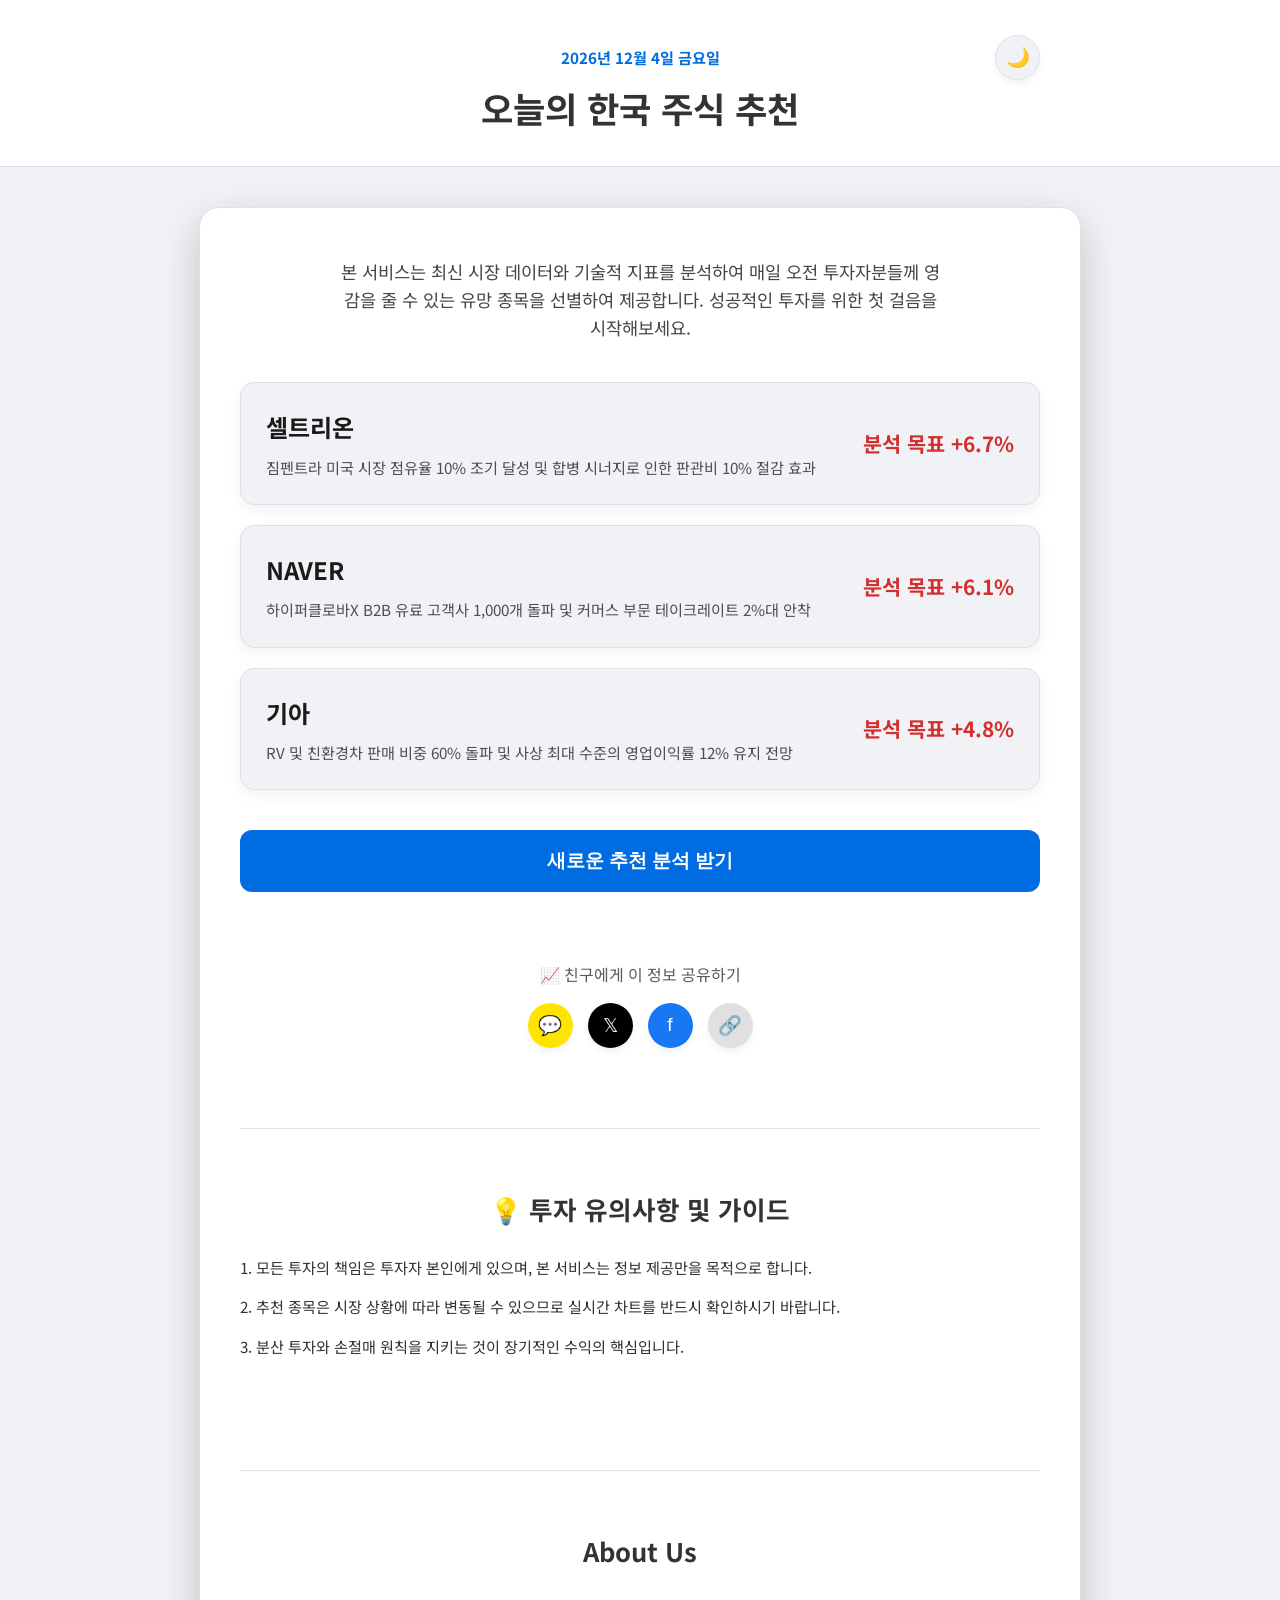
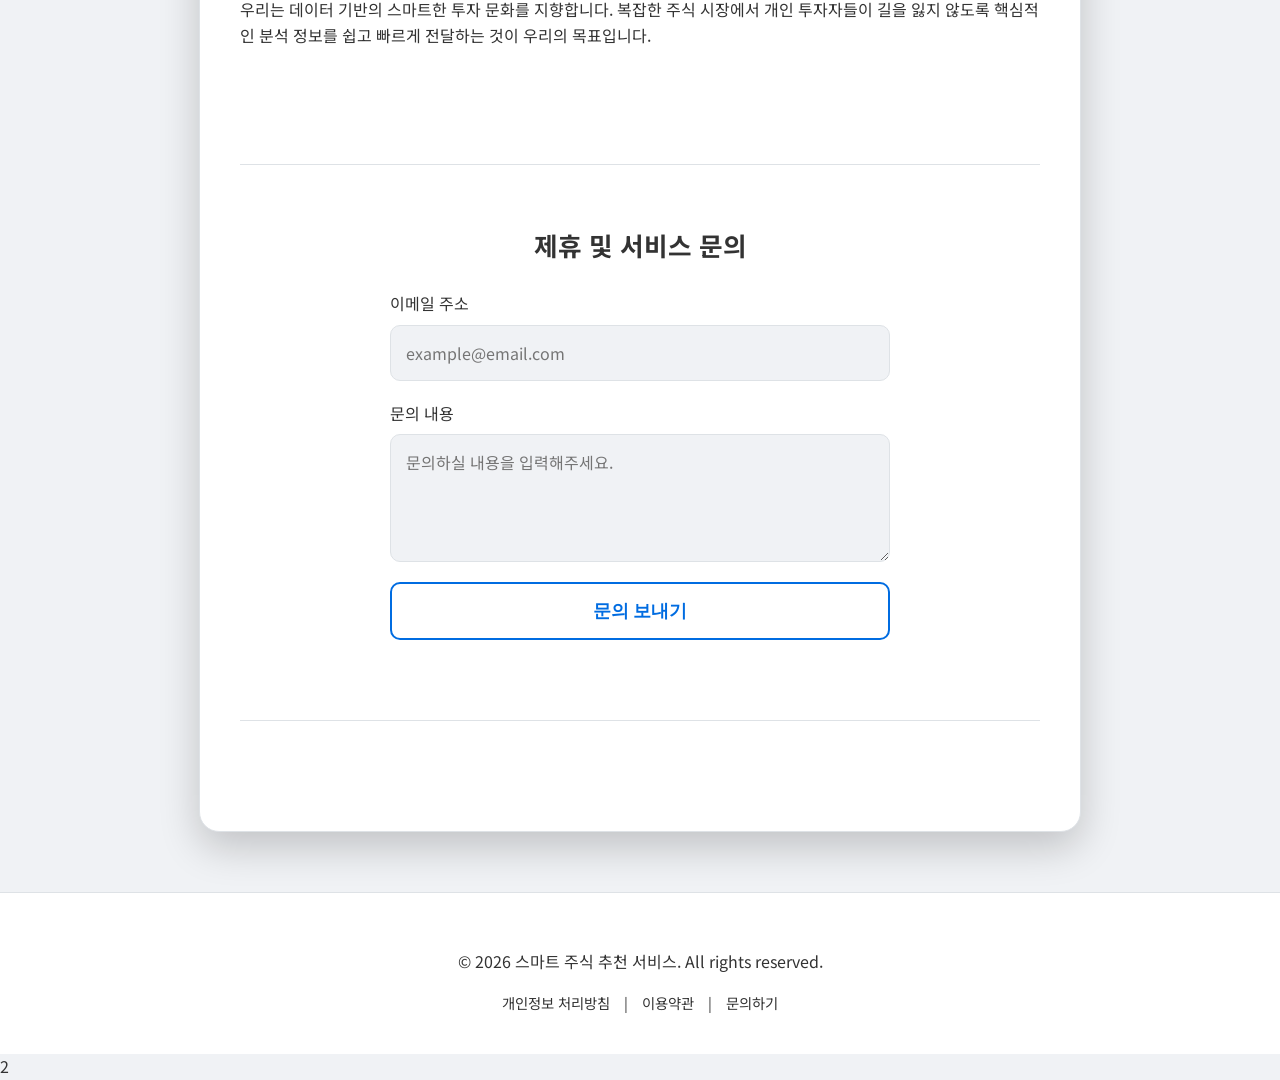
<file: index.html>
<!DOCTYPE html>
<html lang="ko">
<head>
    <!-- Google tag (gtag.js) -->
    <script async src="https://www.googletagmanager.com/gtag/js?id=G-VFWWX6TE6L"></script>
    <script>
      window.dataLayer = window.dataLayer || [];
      function gtag(){dataLayer.push(arguments);}
      gtag('js', new Date());

      gtag('config', 'G-VFWWX6TE6L');
    </script>
    <script type="text/javascript">
        (function(c,l,a,r,i,t,y){
            c[a]=c[a]||function(){(c[a].q=c[a].q||[]).push(arguments)};
            t=l.createElement(r);t.async=1;t.src="https://www.clarity.ms/tag/"+i;
            y=l.getElementsByTagName(r)[0];y.parentNode.insertBefore(t,y);
        })(window, document, "clarity", "script", "w7qn5t7h4j");
    </script>
    <meta charset="UTF-8">
    <meta name="viewport" content="width=device-width, initial-scale=1.0">
    <title>오늘의 한국 주식 추천 - AI 기반 스마트 투자 가이드 | InvestingLog</title>
    <meta name="description" content="AI와 빅데이터를 기반으로 매일 업데이트되는 오늘의 한국 주식 추천 서비스입니다. 시장 동향 분석, 유망 종목 정보, 투자 가이드를 통해 성공적인 투자를 시작하세요.">
    <meta name="keywords" content="주식 추천, 한국 주식, 오늘의 주식, 투자 정보, AI 주식 분석, 주식 가이드, InvestingLog">
    <link rel="canonical" href="https://kejidh-oss.github.io/productbuilder/">
    
    <!-- Open Graph / Facebook -->
    <meta property="og:type" content="website">
    <meta property="og:url" content="https://kejidh-oss.github.io/productbuilder/">
    <meta property="og:title" content="오늘의 한국 주식 추천 - AI 기반 스마트 투자 가이드">
    <meta property="og:description" content="AI와 빅데이터를 기반으로 매일 업데이트되는 오늘의 한국 주식 추천 서비스입니다. 시장 동향 분석과 유망 종목 정보를 확인하세요.">
    <meta property="og:image" content="https://kejidh-oss.github.io/productbuilder/InvestingLogLogo.ico">

    <!-- Twitter -->
    <meta property="twitter:card" content="summary_large_image">
    <meta property="twitter:url" content="https://kejidh-oss.github.io/productbuilder/">
    <meta property="twitter:title" content="오늘의 한국 주식 추천 - AI 기반 스마트 투자 가이드">
    <meta property="twitter:description" content="AI와 빅데이터를 기반으로 매일 업데이트되는 오늘의 한국 주식 추천 서비스입니다. 시장 동향 분석과 유망 종목 정보를 확인하세요.">
    <meta property="twitter:image" content="https://kejidh-oss.github.io/productbuilder/InvestingLogLogo.ico">

    <!-- Structured Data (JSON-LD) -->
    <script type="application/ld+json">
    {
      "@context": "https://schema.org",
      "@type": "WebApplication",
      "name": "오늘의 한국 주식 추천 (InvestingLog)",
      "url": "https://kejidh-oss.github.io/productbuilder/",
      "description": "AI와 빅데이터를 기반으로 매일 업데이트되는 오늘의 한국 주식 추천 서비스",
      "applicationCategory": "FinanceApplication",
      "operatingSystem": "All",
      "author": {
        "@type": "Organization",
        "name": "InvestingLog",
        "url": "https://kejidh-oss.github.io/productbuilder/"
      }
    }
    </script>
    <script type="application/ld+json">
    {
      "@context": "https://schema.org",
      "@type": "FAQPage",
      "mainEntity": [{
        "@type": "Question",
        "name": "오늘의 주식 추천은 어떻게 이루어지나요?",
        "acceptedAnswer": {
          "@type": "Answer",
          "text": "최신 시장 데이터와 기술적 지표를 분석하여 매일 오전 인공지능이 유망 종목을 선별하여 제공합니다. 특히 이동평균선, RSI, MACD 등 20여 가지 기술적 지표와 실시간 뉴스 심리 분석을 결합합니다."
        }
      }, {
        "@type": "Question",
        "name": "서비스 이용료가 있나요?",
        "acceptedAnswer": {
          "@type": "Answer",
          "text": "본 서비스는 모든 사용자에게 무료로 제공되는 정보성 서비스입니다. 별도의 유료 결제 없이 누구나 최신 투자 트렌드를 확인할 수 있습니다."
        }
      }, {
        "@type": "Question",
        "name": "추천 종목의 적중률은 어느 정도인가요?",
        "acceptedAnswer": {
          "@type": "Answer",
          "text": "과거 시뮬레이션 결과, 제안된 분석 모델은 시장 평균 대비 약 12% 높은 변동성 대비 수익률(Sharpe Ratio)을 보였습니다. 다만, 과거의 실적이 미래의 수익을 보장하지는 않습니다."
        }
      }]
    }
    </script>
    <meta name="google-adsense-account" content="ca-pub-5836644393357372">
    <script async src="https://pagead2.googlesyndication.com/pagead/js/adsbygoogle.js?client=ca-pub-5836644393357372"
     crossorigin="anonymous"></script>
    <link rel="preconnect" href="https://fonts.googleapis.com">
    <link rel="preconnect" href="https://fonts.gstatic.com" crossorigin>
    <link href="https://fonts.googleapis.com/css2?family=Noto+Sans+KR:wght@400;700&display=swap" rel="stylesheet">
    <link rel="stylesheet" href="style.css">
    <link rel="icon" href="InvestingLogLogo.ico" type="image/x-icon">
</head>
<body>
    <header class="main-header">
        <div class="header-container">
            <button id="theme-toggle" class="theme-toggle" aria-label="Toggle dark mode">🌙</button>
            <p class="date-display" id="date-display"></p>
            <h1>오늘의 한국 주식 추천</h1>
        </div>
    </header>

    <main class="container">
        <section class="intro-section">
            <p class="intro-text">본 서비스는 최신 시장 데이터와 기술적 지표를 분석하여 매일 오전 투자자분들께 영감을 줄 수 있는 유망 종목을 선별하여 제공합니다. 성공적인 투자를 위한 첫 걸음을 시작해보세요.</p>
        </section>

        <div id="stocks-container" class="stocks-container"></div>
        <button id="generate-btn" class="generate-btn">새로운 추천 분석 받기</button>

        <section class="share-section">
            <p class="share-title">📈 친구에게 이 정보 공유하기</p>
            <div class="share-buttons">
                <button id="share-kakao" class="share-btn kakao" title="카카오톡 공유">💬</button>
                <button id="share-x" class="share-btn x" title="X(트위터) 공유">𝕏</button>
                <button id="share-facebook" class="share-btn facebook" title="페이스북 공유">f</button>
                <button id="share-link" class="share-btn link" title="링크 복사">🔗</button>
            </div>
        </section>

        <section class="guide-section">
            <hr class="divider">
            <h2>💡 투자 유의사항 및 가이드</h2>
            <div class="guide-content">
                <p>1. 모든 투자의 책임은 투자자 본인에게 있으며, 본 서비스는 정보 제공만을 목적으로 합니다.</p>
                <p>2. 추천 종목은 시장 상황에 따라 변동될 수 있으므로 실시간 차트를 반드시 확인하시기 바랍니다.</p>
                <p>3. 분산 투자와 손절매 원칙을 지키는 것이 장기적인 수익의 핵심입니다.</p>
            </div>
        </section>

        <section class="about-section">
            <hr class="divider">
            <h2>About Us</h2>
            <p>우리는 데이터 기반의 스마트한 투자 문화를 지향합니다. 복잡한 주식 시장에서 개인 투자자들이 길을 잃지 않도록 핵심적인 분석 정보를 쉽고 빠르게 전달하는 것이 우리의 목표입니다.</p>
        </section>

        <section class="contact-section">
            <hr class="divider">
            <h2>제휴 및 서비스 문의</h2>
            <form action="https://formspree.io/f/xqegwbno" method="POST" class="contact-form">
                <div class="form-group">
                    <label for="email">이메일 주소</label>
                    <input type="email" name="email" id="email" placeholder="example@email.com" required>
                </div>
                <div class="form-group">
                    <label for="message">문의 내용</label>
                    <textarea name="message" id="message" rows="4" placeholder="문의하실 내용을 입력해주세요." required></textarea>
                </div>
                <button type="submit" class="submit-btn">문의 보내기</button>
            </form>
        </section>

        <section class="comments-section">
            <hr class="divider">
            <livere-comment client-id="Ckzs0Or5nXJDytQBvJuJ"></livere-comment>
            <script type="module" src="https://www.livere.org/livere-widget.js"></script>
        </section>
    </main>

    <footer class="main-footer">
        <div class="footer-container">
            <p>&copy; 2026 스마트 주식 추천 서비스. All rights reserved.</p>
            <div class="footer-links">
                <a href="privacy.html">개인정보 처리방침</a> | 
                <a href="terms.html">이용약관</a> | 
                <a href="#contact-section">문의하기</a>
            </div>
        </div>
    </footer>

    <script src="main.js" type="module"></script>
</body>
</html>
2
</file>
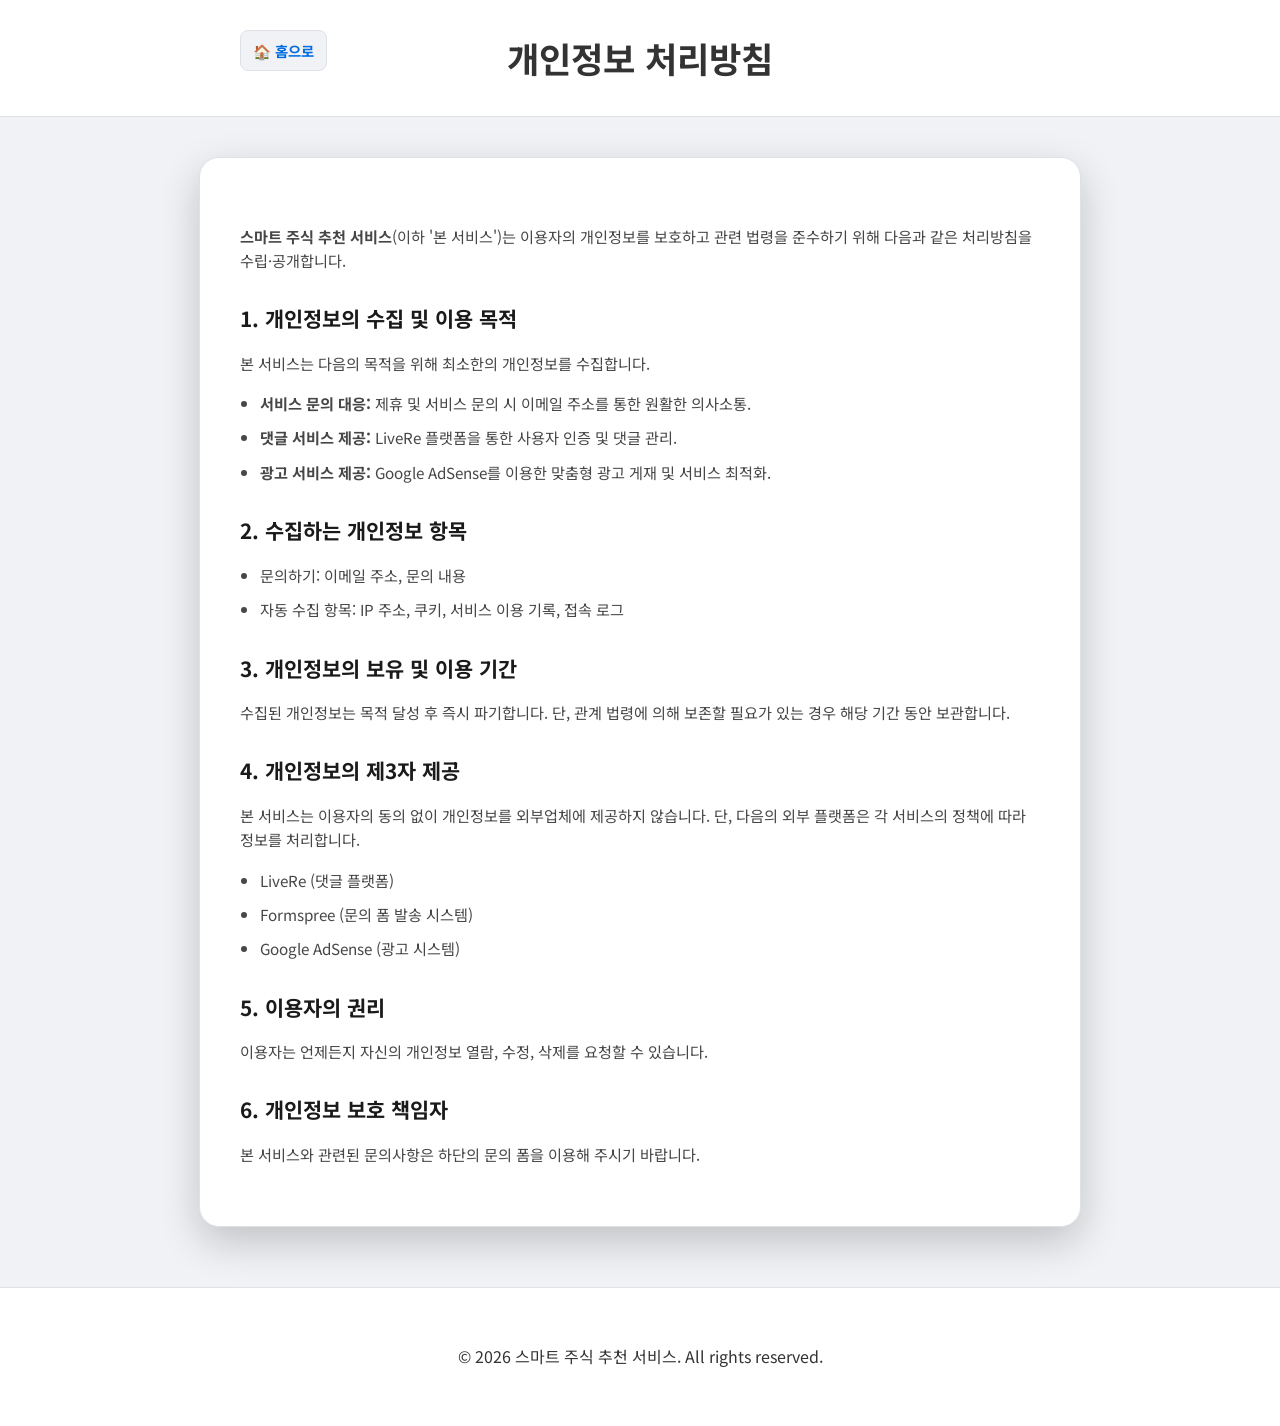
<file: privacy.html>
<!DOCTYPE html>
<html lang="ko">
<head>
    <!-- Google tag (gtag.js) -->
    <script async src="https://www.googletagmanager.com/gtag/js?id=G-VFWWX6TE6L"></script>
    <script>
      window.dataLayer = window.dataLayer || [];
      function gtag(){dataLayer.push(arguments);}
      gtag('js', new Date());

      gtag('config', 'G-VFWWX6TE6L');
    </script>
    <script type="text/javascript">
        (function(c,l,a,r,i,t,y){
            c[a]=c[a]||function(){(c[a].q=c[a].q||[]).push(arguments)};
            t=l.createElement(r);t.async=1;t.src="https://www.clarity.ms/tag/"+i;
            y=l.getElementsByTagName(r)[0];y.parentNode.insertBefore(t,y);
        })(window, document, "clarity", "script", "w7qn5t7h4j");
    </script>
    <meta charset="UTF-8">
    <meta name="viewport" content="width=device-width, initial-scale=1.0">
    <title>개인정보 처리방침 - 오늘의 한국 주식 추천 | InvestingLog</title>
    <meta name="description" content="스마트 주식 추천 서비스(InvestingLog)의 개인정보 처리방침입니다. 이용자의 소중한 개인정보를 어떻게 보호하고 처리하는지 확인하세요.">
    <link rel="canonical" href="https://kejidh-oss.github.io/productbuilder/privacy.html">
    <meta property="og:type" content="website">
    <meta property="og:url" content="https://kejidh-oss.github.io/productbuilder/privacy.html">
    <meta property="og:title" content="개인정보 처리방침 - 오늘의 한국 주식 추천">
    <meta property="og:description" content="InvestingLog의 개인정보 처리방침을 안내해 드립니다.">
    <meta property="og:image" content="https://kejidh-oss.github.io/productbuilder/InvestingLogLogo.ico">
    <link rel="preconnect" href="https://fonts.googleapis.com">
    <link rel="preconnect" href="https://fonts.gstatic.com" crossorigin>
    <link href="https://fonts.googleapis.com/css2?family=Noto+Sans+KR:wght@400;700&display=swap" rel="stylesheet">
    <link rel="stylesheet" href="style.css">
    <link rel="icon" href="InvestingLogLogo.ico" type="image/x-icon">
</head>
<body class="policy-page">
    <header class="main-header">
        <div class="header-container">
            <a href="index.html" class="back-btn">🏠 홈으로</a>
            <h1>개인정보 처리방침</h1>
        </div>
    </header>

    <main class="container">
        <section class="policy-content">
            <p><strong>스마트 주식 추천 서비스</strong>(이하 '본 서비스')는 이용자의 개인정보를 보호하고 관련 법령을 준수하기 위해 다음과 같은 처리방침을 수립·공개합니다.</p>

            <h3>1. 개인정보의 수집 및 이용 목적</h3>
            <p>본 서비스는 다음의 목적을 위해 최소한의 개인정보를 수집합니다.</p>
            <ul>
                <li><strong>서비스 문의 대응:</strong> 제휴 및 서비스 문의 시 이메일 주소를 통한 원활한 의사소통.</li>
                <li><strong>댓글 서비스 제공:</strong> LiveRe 플랫폼을 통한 사용자 인증 및 댓글 관리.</li>
                <li><strong>광고 서비스 제공:</strong> Google AdSense를 이용한 맞춤형 광고 게재 및 서비스 최적화.</li>
            </ul>

            <h3>2. 수집하는 개인정보 항목</h3>
            <ul>
                <li>문의하기: 이메일 주소, 문의 내용</li>
                <li>자동 수집 항목: IP 주소, 쿠키, 서비스 이용 기록, 접속 로그</li>
            </ul>

            <h3>3. 개인정보의 보유 및 이용 기간</h3>
            <p>수집된 개인정보는 목적 달성 후 즉시 파기합니다. 단, 관계 법령에 의해 보존할 필요가 있는 경우 해당 기간 동안 보관합니다.</p>

            <h3>4. 개인정보의 제3자 제공</h3>
            <p>본 서비스는 이용자의 동의 없이 개인정보를 외부업체에 제공하지 않습니다. 단, 다음의 외부 플랫폼은 각 서비스의 정책에 따라 정보를 처리합니다.</p>
            <ul>
                <li>LiveRe (댓글 플랫폼)</li>
                <li>Formspree (문의 폼 발송 시스템)</li>
                <li>Google AdSense (광고 시스템)</li>
            </ul>

            <h3>5. 이용자의 권리</h3>
            <p>이용자는 언제든지 자신의 개인정보 열람, 수정, 삭제를 요청할 수 있습니다.</p>

            <h3>6. 개인정보 보호 책임자</h3>
            <p>본 서비스와 관련된 문의사항은 하단의 문의 폼을 이용해 주시기 바랍니다.</p>
        </section>
    </main>

    <footer class="main-footer">
        <div class="footer-container">
            <p>&copy; 2026 스마트 주식 추천 서비스. All rights reserved.</p>
        </div>
    </footer>
</body>
</html>
</file>
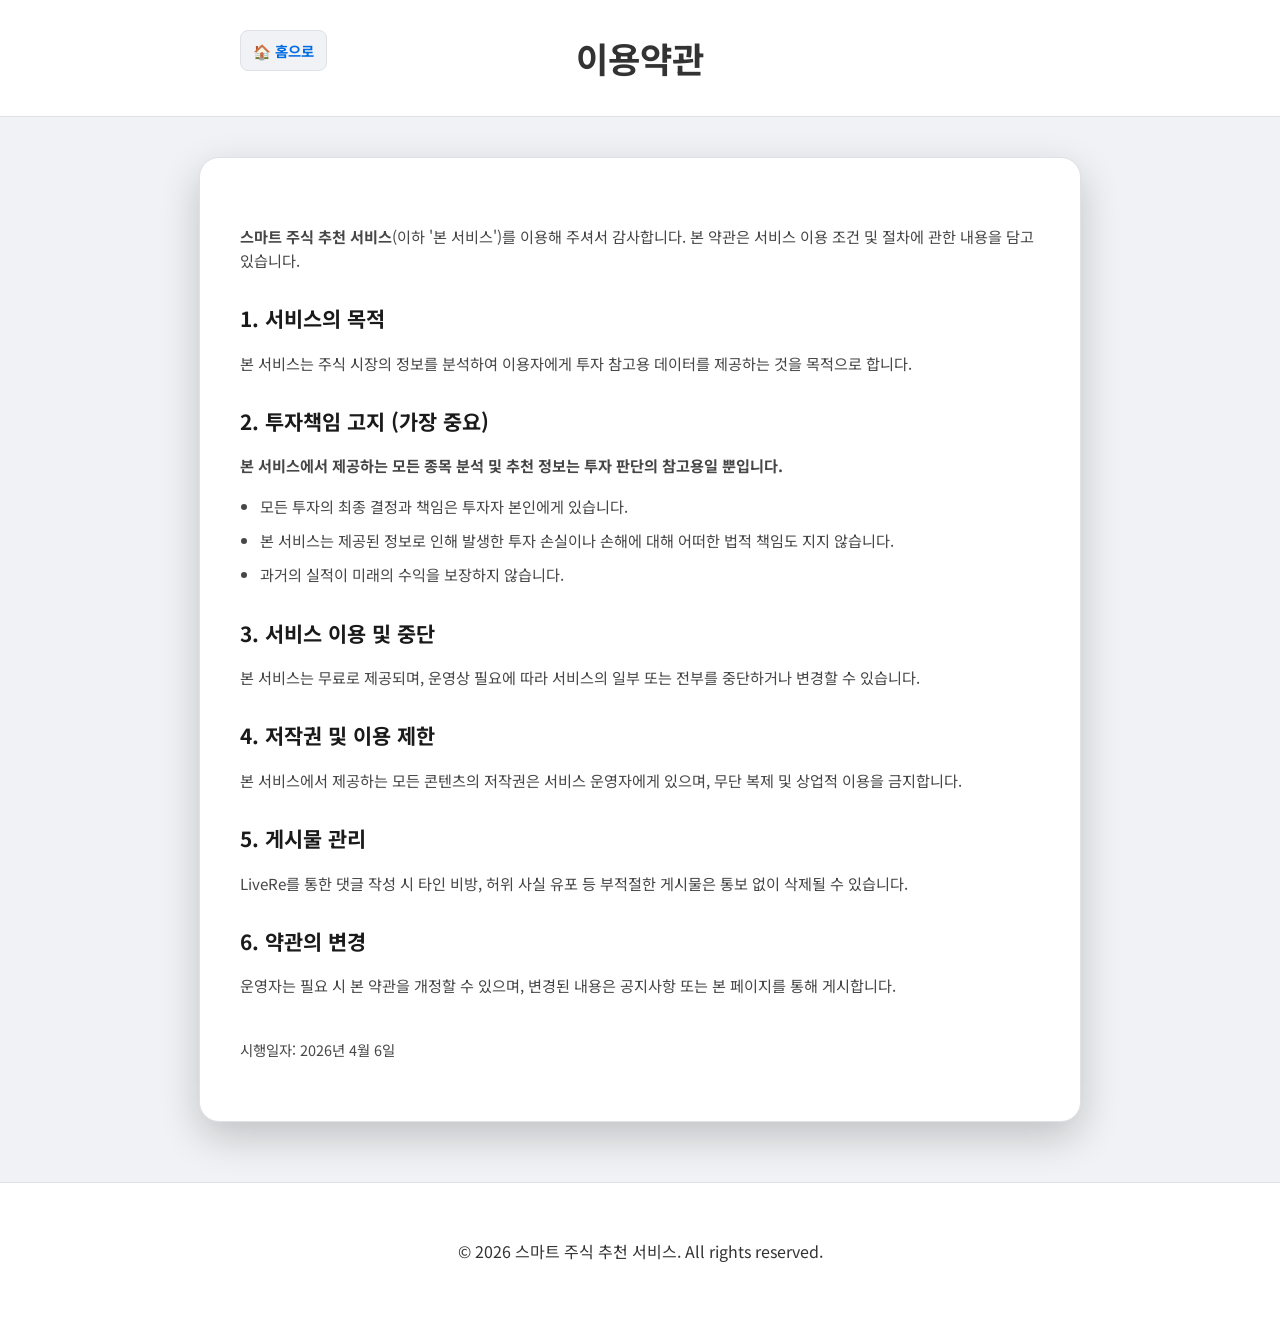
<file: terms.html>
<!DOCTYPE html>
<html lang="ko">
<head>
    <!-- Google tag (gtag.js) -->
    <script async src="https://www.googletagmanager.com/gtag/js?id=G-VFWWX6TE6L"></script>
    <script>
      window.dataLayer = window.dataLayer || [];
      function gtag(){dataLayer.push(arguments);}
      gtag('js', new Date());

      gtag('config', 'G-VFWWX6TE6L');
    </script>
    <script type="text/javascript">
        (function(c,l,a,r,i,t,y){
            c[a]=c[a]||function(){(c[a].q=c[a].q||[]).push(arguments)};
            t=l.createElement(r);t.async=1;t.src="https://www.clarity.ms/tag/"+i;
            y=l.getElementsByTagName(r)[0];y.parentNode.insertBefore(t,y);
        })(window, document, "clarity", "script", "w7qn5t7h4j");
    </script>
    <meta charset="UTF-8">
    <meta name="viewport" content="width=device-width, initial-scale=1.0">
    <title>이용약관 - 오늘의 한국 주식 추천 | InvestingLog</title>
    <meta name="description" content="스마트 주식 추천 서비스(InvestingLog)의 이용약관입니다. 서비스 이용 조건 및 투자 책임 고지 사항을 확인하세요.">
    <link rel="canonical" href="https://kejidh-oss.github.io/productbuilder/terms.html">
    <meta property="og:type" content="website">
    <meta property="og:url" content="https://kejidh-oss.github.io/productbuilder/terms.html">
    <meta property="og:title" content="이용약관 - 오늘의 한국 주식 추천">
    <meta property="og:description" content="InvestingLog의 이용약관 및 투자 책임 고지 안내입니다.">
    <meta property="og:image" content="https://kejidh-oss.github.io/productbuilder/InvestingLogLogo.ico">
    <link rel="preconnect" href="https://fonts.googleapis.com">
    <link rel="preconnect" href="https://fonts.gstatic.com" crossorigin>
    <link href="https://fonts.googleapis.com/css2?family=Noto+Sans+KR:wght@400;700&display=swap" rel="stylesheet">
    <link rel="stylesheet" href="style.css">
    <link rel="icon" href="InvestingLogLogo.ico" type="image/x-icon">
</head>
<body class="policy-page">
    <header class="main-header">
        <div class="header-container">
            <a href="index.html" class="back-btn">🏠 홈으로</a>
            <h1>이용약관</h1>
        </div>
    </header>

    <main class="container">
        <section class="policy-content">
            <p><strong>스마트 주식 추천 서비스</strong>(이하 '본 서비스')를 이용해 주셔서 감사합니다. 본 약관은 서비스 이용 조건 및 절차에 관한 내용을 담고 있습니다.</p>

            <h3>1. 서비스의 목적</h3>
            <p>본 서비스는 주식 시장의 정보를 분석하여 이용자에게 투자 참고용 데이터를 제공하는 것을 목적으로 합니다.</p>

            <h3>2. 투자책임 고지 (가장 중요)</h3>
            <p><strong>본 서비스에서 제공하는 모든 종목 분석 및 추천 정보는 투자 판단의 참고용일 뿐입니다.</strong></p>
            <ul>
                <li>모든 투자의 최종 결정과 책임은 투자자 본인에게 있습니다.</li>
                <li>본 서비스는 제공된 정보로 인해 발생한 투자 손실이나 손해에 대해 어떠한 법적 책임도 지지 않습니다.</li>
                <li>과거의 실적이 미래의 수익을 보장하지 않습니다.</li>
            </ul>

            <h3>3. 서비스 이용 및 중단</h3>
            <p>본 서비스는 무료로 제공되며, 운영상 필요에 따라 서비스의 일부 또는 전부를 중단하거나 변경할 수 있습니다.</p>

            <h3>4. 저작권 및 이용 제한</h3>
            <p>본 서비스에서 제공하는 모든 콘텐츠의 저작권은 서비스 운영자에게 있으며, 무단 복제 및 상업적 이용을 금지합니다.</p>

            <h3>5. 게시물 관리</h3>
            <p>LiveRe를 통한 댓글 작성 시 타인 비방, 허위 사실 유포 등 부적절한 게시물은 통보 없이 삭제될 수 있습니다.</p>

            <h3>6. 약관의 변경</h3>
            <p>운영자는 필요 시 본 약관을 개정할 수 있으며, 변경된 내용은 공지사항 또는 본 페이지를 통해 게시합니다.</p>

            <p style="margin-top: 40px; font-size: 0.9rem;">시행일자: 2026년 4월 6일</p>
        </section>
    </main>

    <footer class="main-footer">
        <div class="footer-container">
            <p>&copy; 2026 스마트 주식 추천 서비스. All rights reserved.</p>
        </div>
    </footer>
</body>
</html>
</file>
<file: style.css>
:root {
    --background-color: #f0f2f5;
    --card-background: #ffffff;
    --text-color: #333333;
    --shadow-color: rgba(0, 0, 0, 0.05);
    --card-text: #1a1a1a;
    --border-color: #dee2e6;
    --primary-color: #006ce1; /* Reliable blue for finance */
    --positive-color: #d32f2f;
    --section-margin: 60px;
}

.dark-mode {
    --primary-color: #006ce1;
    --background-color: #121212;
    --card-background: rgba(255, 255, 255, 0.05);
    --text-color: #e0e0e0;
    --shadow-color: rgba(0, 108, 225, 0.1);
    --card-text: #ffffff;
    --border-color: rgba(255, 255, 255, 0.1);
    --positive-color: #ff5252;
}

body {
    margin: 0;
    padding: 0;
    font-family: 'Noto Sans KR', sans-serif;
    background-color: var(--background-color);
    color: var(--text-color);
    transition: background-color 0.3s ease, color 0.3s ease;
    line-height: 1.6;
}

.main-header {
    background: var(--card-background);
    border-bottom: 1px solid var(--border-color);
    padding: 30px 20px;
    text-align: center;
}

.header-container {
    max-width: 800px;
    margin: 0 auto;
    position: relative;
}

.container {
    max-width: 800px;
    margin: 40px auto;
    background: var(--card-background);
    padding: 50px 40px;
    border-radius: 20px;
    border: 1px solid var(--border-color);
    box-shadow: 0 15px 40px rgba(0, 0, 0, 0.2);
}

.theme-toggle {
    position: absolute;
    top: -10px;
    right: 0;
    background: var(--background-color);
    border: 1px solid var(--border-color);
    width: 45px;
    height: 45px;
    border-radius: 50%;
    font-size: 1.2rem;
    cursor: pointer;
    color: var(--text-color);
    display: flex;
    align-items: center;
    justify-content: center;
    box-shadow: 0 4px 6px var(--shadow-color);
    transition: all 0.3s ease;
}

.theme-toggle:hover {
    transform: scale(1.1);
}

.date-display {
    font-size: 0.95rem;
    color: var(--primary-color);
    margin-bottom: 10px;
    font-weight: 700;
}

h1 {
    font-size: 2.2rem;
    font-weight: 700;
    margin: 0;
}

h2 {
    font-size: 1.6rem;
    margin-bottom: 25px;
    text-align: center;
}

.intro-section {
    text-align: center;
    margin-bottom: 40px;
}

.intro-text {
    font-size: 1.1rem;
    opacity: 0.9;
    max-width: 600px;
    margin: 0 auto;
}

.stocks-container {
    display: flex;
    flex-direction: column;
    gap: 20px;
    margin: 40px 0;
}

.stock-card {
    background: var(--background-color);
    border: 1px solid var(--border-color);
    border-radius: 14px;
    padding: 25px;
    display: flex;
    justify-content: space-between;
    align-items: center;
    box-shadow: 0 5px 15px var(--shadow-color);
    transition: transform 0.3s ease;
}

.stock-card:hover {
    transform: translateY(-5px);
}

.stock-name {
    font-size: 1.5rem;
    font-weight: 700;
    color: var(--card-text);
    margin-bottom: 8px;
}

.stock-reason {
    font-size: 0.95rem;
    color: var(--text-color);
    opacity: 0.85;
}

.stock-return {
    font-size: 1.3rem;
    font-weight: 700;
    color: var(--positive-color);
    text-align: right;
}

.generate-btn {
    background-color: var(--primary-color);
    color: #ffffff;
    border: none;
    padding: 18px 30px;
    font-size: 1.2rem;
    font-weight: 700;
    border-radius: 12px;
    cursor: pointer;
    transition: all 0.3s ease;
    width: 100%;
    margin-bottom: 40px;
}

.generate-btn:hover {
    background-color: #0056b3;
    box-shadow: 0 5px 15px rgba(0, 108, 225, 0.4);
}

.divider {
    margin: var(--section-margin) 0;
    border: 0;
    border-top: 1px solid var(--border-color);
}

.guide-section, .about-section, .contact-section {
    padding: 20px 0;
}

.guide-content p {
    margin-bottom: 12px;
    font-size: 0.95rem;
}

.contact-form {
    display: flex;
    flex-direction: column;
    gap: 20px;
    max-width: 500px;
    margin: 0 auto;
}

.form-group {
    display: flex;
    flex-direction: column;
    gap: 8px;
    text-align: left;
}

.form-group input, .form-group textarea {
    background: var(--background-color);
    border: 1px solid var(--border-color);
    border-radius: 10px;
    padding: 15px;
    color: var(--card-text);
    font-family: inherit;
    font-size: 1rem;
}

.submit-btn {
    background-color: transparent;
    color: var(--primary-color);
    border: 2px solid var(--primary-color);
    padding: 15px;
    font-size: 1.1rem;
    font-weight: 700;
    border-radius: 10px;
    cursor: pointer;
    transition: all 0.3s ease;
}

.submit-btn:hover {
    background-color: var(--primary-color);
    color: #ffffff;
}

.main-footer {
    background: var(--card-background);
    padding: 40px 20px;
    text-align: center;
    border-top: 1px solid var(--border-color);
    margin-top: 60px;
}

.footer-links {
    margin-top: 15px;
    font-size: 0.9rem;
}

.footer-links a {
    color: var(--text-color);
    text-decoration: none;
    margin: 0 10px;
}

.back-btn {
    position: absolute;
    left: 0;
    top: 0;
    text-decoration: none;
    color: var(--primary-color);
    font-weight: 700;
    font-size: 0.9rem;
    padding: 8px 12px;
    border: 1px solid var(--border-color);
    border-radius: 8px;
    background: var(--background-color);
    transition: all 0.3s ease;
}

.back-btn:hover {
    background: var(--primary-color);
    color: #ffffff;
}

.policy-content {
    text-align: left;
}

.policy-content h3 {
    margin: 30px 0 15px;
    font-size: 1.3rem;
    color: var(--card-text);
}

.policy-content p, .policy-content li {
    font-size: 0.95rem;
    margin-bottom: 10px;
    opacity: 0.9;
}

.policy-content ul {
    padding-left: 20px;
}

.share-section {
    margin-top: 30px;
    text-align: center;
}

.share-title {
    font-size: 1rem;
    margin-bottom: 15px;
    opacity: 0.8;
}

.share-buttons {
    display: flex;
    justify-content: center;
    gap: 15px;
}

.share-btn {
    width: 45px;
    height: 45px;
    border-radius: 50%;
    border: none;
    cursor: pointer;
    display: flex;
    align-items: center;
    justify-content: center;
    font-size: 1.2rem;
    transition: all 0.3s ease;
    box-shadow: 0 4px 6px var(--shadow-color);
}

.share-btn:hover {
    transform: translateY(-3px);
    box-shadow: 0 6px 12px var(--shadow-color);
}

.share-btn.kakao { background-color: #FEE500; color: #3c1e1e; }
.share-btn.x { background-color: #000000; color: #ffffff; }
.share-btn.facebook { background-color: #1877F2; color: #ffffff; }
.share-btn.link { background-color: #e0e0e0; color: #333333; }

@media (max-width: 600px) {
    .container {
        margin: 20px;
        padding: 30px 20px;
    }
...    
    .stock-card {
        flex-direction: column;
        align-items: flex-start;
        gap: 15px;
    }
    
    .stock-return {
        align-self: flex-end;
    }

    .theme-toggle {
        top: -20px;
    }
}
</file>
